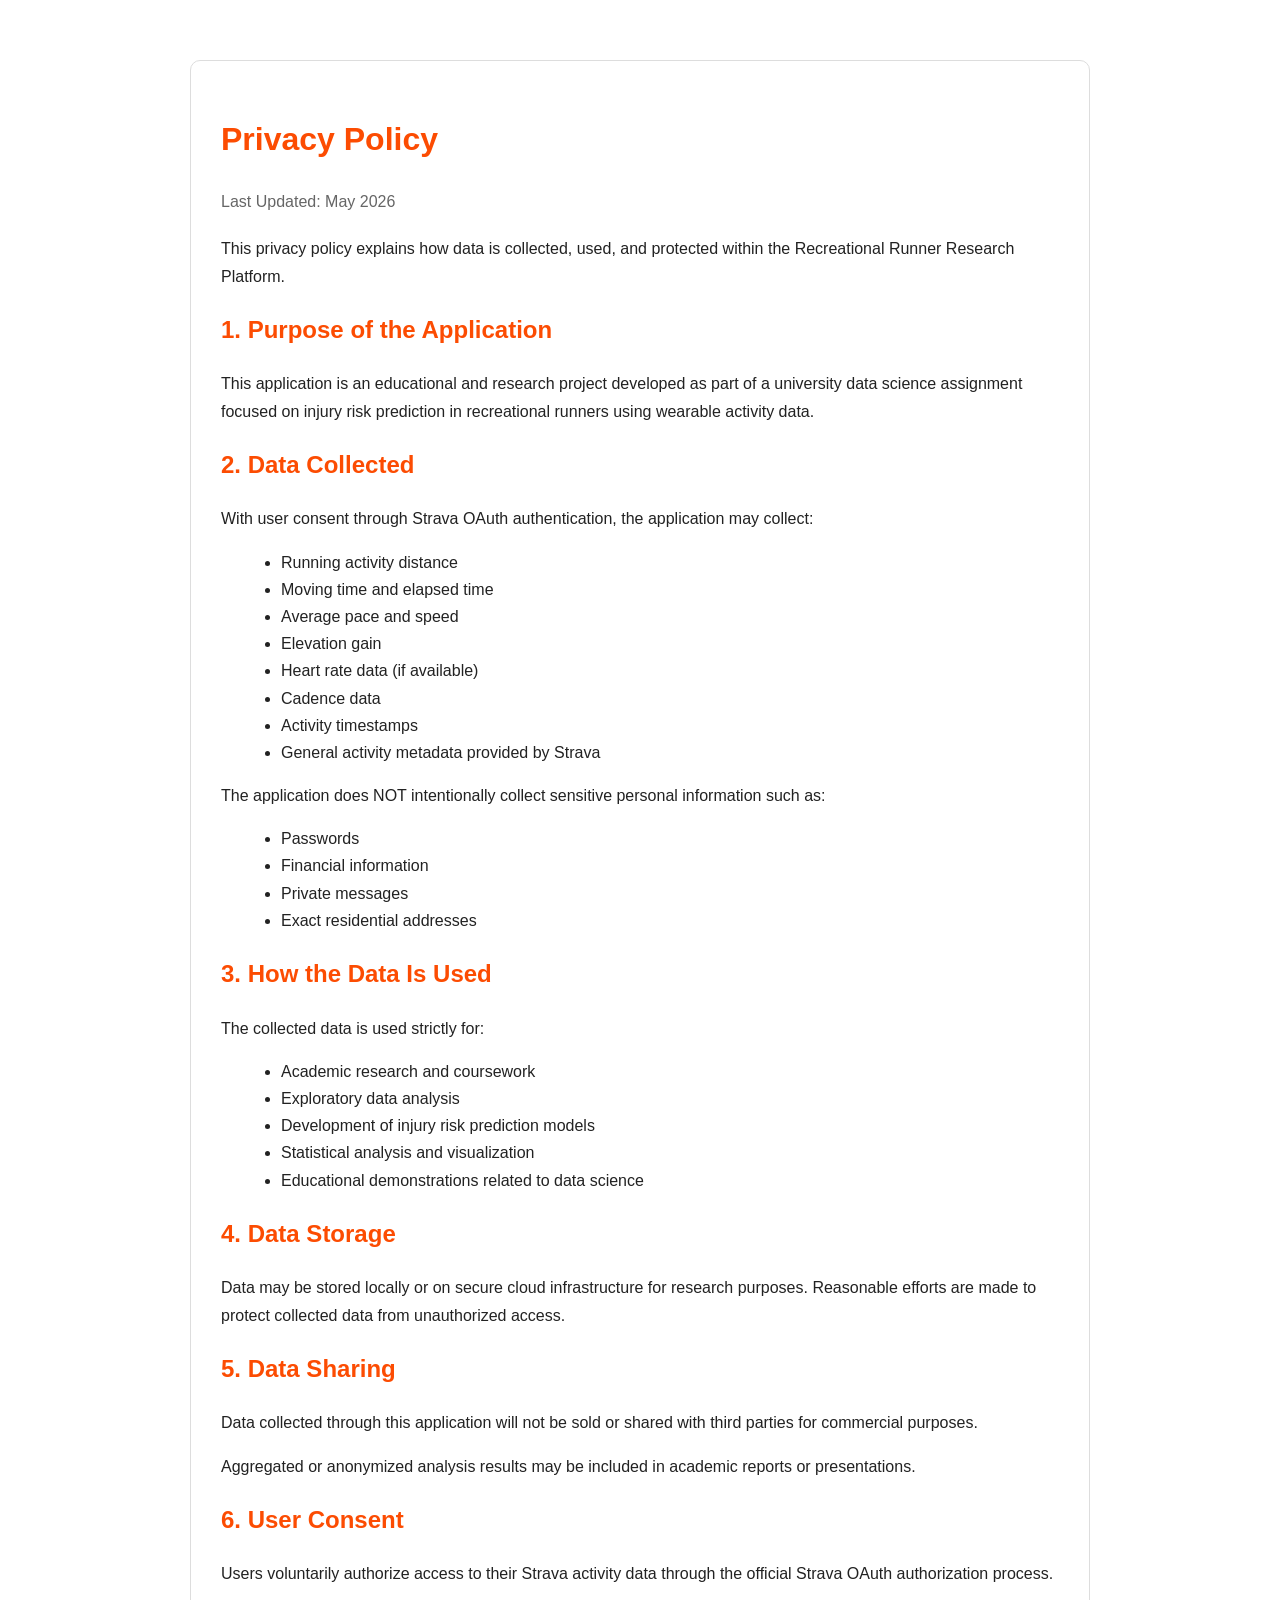
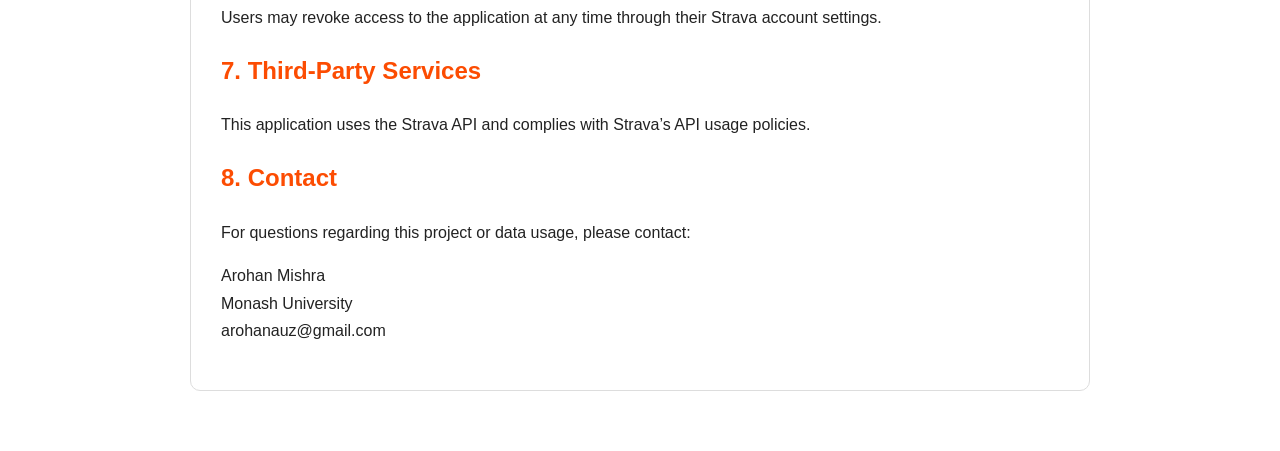
<file: privacy-notice.html>
<!DOCTYPE html>
<html lang="en">
<head>
    <meta charset="UTF-8">
    <meta name="viewport" content="width=device-width, initial-scale=1.0">
    <title>Privacy Policy - Recreational Runner Research Platform</title>

    <style>
        body {
            font-family: Arial, sans-serif;
            max-width: 900px;
            margin: 40px auto;
            padding: 20px;
            line-height: 1.7;
            color: #222;
        }

        h1, h2 {
            color: #fc4c02;
        }

        a {
            color: #fc4c02;
        }

        .container {
            border: 1px solid #ddd;
            padding: 30px;
            border-radius: 10px;
        }

        .updated {
            color: #666;
            margin-bottom: 20px;
        }

        ul {
            margin-left: 20px;
        }
    </style>
</head>
<body>

<div class="container">

    <h1>Privacy Policy</h1>

    <p class="updated">
        Last Updated: May 2026
    </p>

    <p>
        This privacy policy explains how data is collected, used, and protected within the
        Recreational Runner Research Platform.
    </p>

    <h2>1. Purpose of the Application</h2>

    <p>
        This application is an educational and research project developed as part of a university
        data science assignment focused on injury risk prediction in recreational runners using
        wearable activity data.
    </p>

    <h2>2. Data Collected</h2>

    <p>
        With user consent through Strava OAuth authentication, the application may collect:
    </p>

    <ul>
        <li>Running activity distance</li>
        <li>Moving time and elapsed time</li>
        <li>Average pace and speed</li>
        <li>Elevation gain</li>
        <li>Heart rate data (if available)</li>
        <li>Cadence data</li>
        <li>Activity timestamps</li>
        <li>General activity metadata provided by Strava</li>
    </ul>

    <p>
        The application does NOT intentionally collect sensitive personal information such as:
    </p>

    <ul>
        <li>Passwords</li>
        <li>Financial information</li>
        <li>Private messages</li>
        <li>Exact residential addresses</li>
    </ul>

    <h2>3. How the Data Is Used</h2>

    <p>
        The collected data is used strictly for:
    </p>

    <ul>
        <li>Academic research and coursework</li>
        <li>Exploratory data analysis</li>
        <li>Development of injury risk prediction models</li>
        <li>Statistical analysis and visualization</li>
        <li>Educational demonstrations related to data science</li>
    </ul>

    <h2>4. Data Storage</h2>

    <p>
        Data may be stored locally or on secure cloud infrastructure for research purposes.
        Reasonable efforts are made to protect collected data from unauthorized access.
    </p>

    <h2>5. Data Sharing</h2>

    <p>
        Data collected through this application will not be sold or shared with third parties for
        commercial purposes.
    </p>

    <p>
        Aggregated or anonymized analysis results may be included in academic reports or presentations.
    </p>

    <h2>6. User Consent</h2>

    <p>
        Users voluntarily authorize access to their Strava activity data through the official
        Strava OAuth authorization process.
    </p>

    <p>
        Users may revoke access to the application at any time through their Strava account settings.
    </p>

    <h2>7. Third-Party Services</h2>

    <p>
        This application uses the Strava API and complies with Strava’s API usage policies.
    </p>

    <h2>8. Contact</h2>

    <p>
        For questions regarding this project or data usage, please contact:
    </p>

    <p>
        Arohan Mishra<br>
        Monash University<br>
        arohanauz@gmail.com
    </p>

</div>

</body>
</html>
</file>
